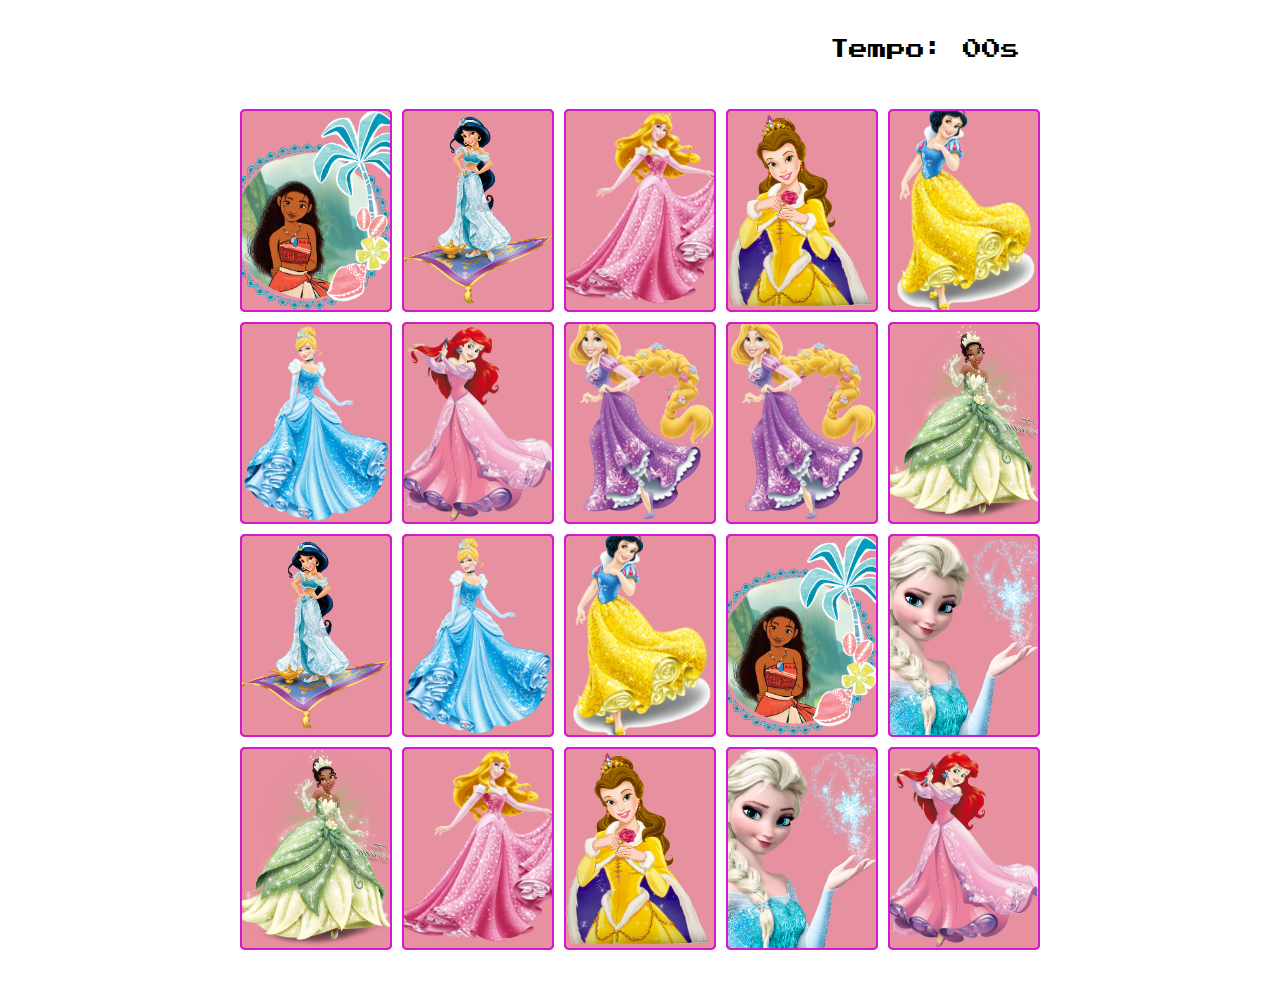
<file: pages/game.html>
<!DOCTYPE html>
<html lang="pt-br">
<head>
    <meta charset="UTF-8">
    <meta name="viewport" content="width=device-width, initial-scale=1.0">

    <link rel="stylesheet" href="../css/reset.css">
    <link rel="stylesheet" href="../css/game.css">

    <script defer src="../js/game.js"></script>

    <title>Jogo da memoria</title>
</head>
<body>
  <main>
      <header>
        <span class="player"></span>
        <span>Tempo: <span class="timer">00</span>s</span>
      </header>
        <div class="grid">
            <!-- <div class="card">
                <div class="face front"></div>
                <div class="face back" ></div>
            </div>  -->
      
        </div>
  </main>

</body>
</html>
</file>
<file: css/game.css>
main {
    display: flex;
    flex-direction: column;
    width: 100%;
    background: url('https://wallpapers.com/images/hd/half-demon-nezuko-aesthetic-8f4twdsrzk2mlloo.jpg') center;
    background-size: cover;
    min-height: 100vh;
    align-items: center;
    justify-content: center;
    padding: 20px 20px 50px;
}

header {
    background-color: rgba(255, 255, 255, 0.5);
    width: 100%;
    max-width: 800px;
    display: flex;
    align-items: center;
    justify-content: space-between;
    padding: 30px;
    margin: 0 0 30px;
    border-radius: 5px;
    font-size: 1.2em;
    padding: 20px;
}

.grid {
    display: grid;
    grid-template-columns: repeat(5, 1fr);
    gap: 10px;
    width: 100%;
    max-width: 800px;

    margin: 0 auto;
}

.card {
    aspect-ratio: 3/4;
    width: 100%;
    border-radius: 5px;
    position: relative;
    transition: all 800ms ease;
    transform-style: preserve-3d;
}

.face {
    width: 100%;
    height: 100%;
    position: absolute;
    border: 2px solid #d21bcc;
    border-radius: 5px;
    cursor: pointer;
    transition: all 2500ms ease;
}

.front {
    /* background: url('../images/beth.png') center;  */
    background-position: center;
    background-size: cover;
    transform: rotatey(180deg);
    background-color: rgb(231, 144, 159);
}

.back {
    background: url('https://steamuserimages-a.akamaihd.net/ugc/4105585931633037605/A029FC348D413C98CA756F1D805173F8C97D037F/?imw=512&&ima=fit&impolicy=Letterbox&imcolor=%23000000&letterbox=false') top;
    background-size: 100% 100%;
    backface-visibility: hidden;


}

/* .card:hover  {
    transform: rotatey(180deg);
} */
.revel-card {
    transform: rotatey(180deg);

}

.disabled-card {
    filter: grayscale(100%);
    /* opacity: 0.5; */
}


@media (min-width:768px) {
    .card {
        width: 76%;
    }

}


@media (min-width:1200px) {
    .card {
        width: 100%;
        height: 100%;
    }

}
</file>
